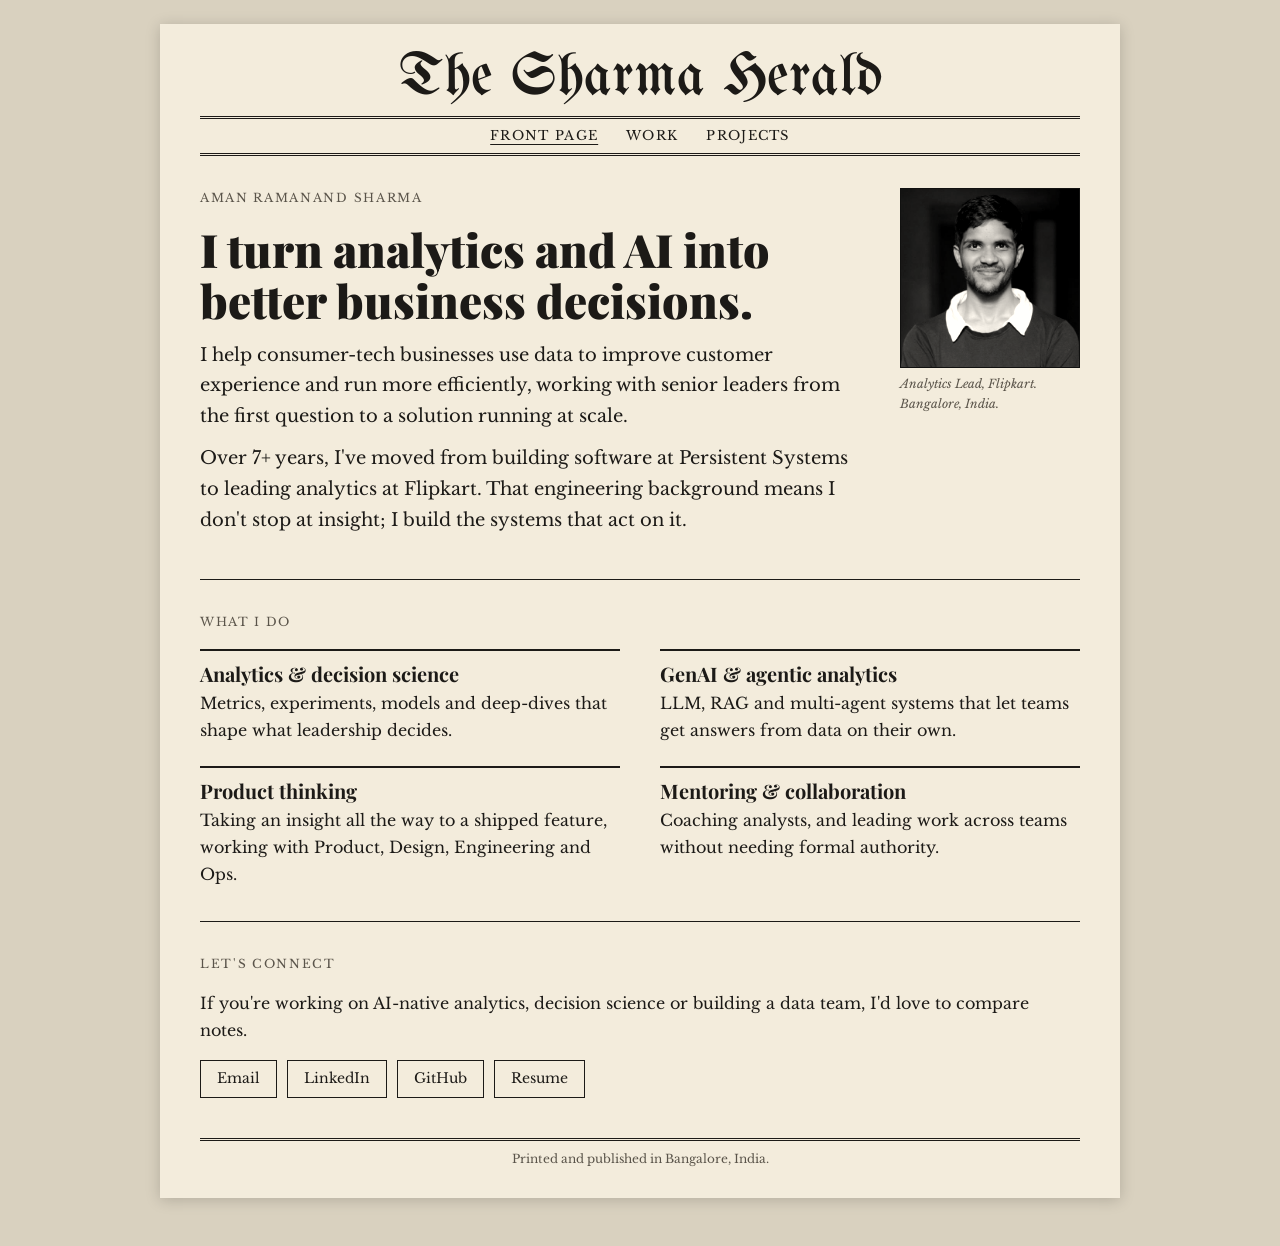
<file: index.html>
<!DOCTYPE html>
<html lang="en">
<head>
<meta charset="utf-8">
<meta name="viewport" content="width=device-width, initial-scale=1">
<title>Aman Ramanand Sharma | Analytics &amp; AI</title>
<meta name="description" content="I turn analytics and AI into better business decisions. Analytics Lead at Flipkart, Bangalore.">
<meta name="author" content="Aman Ramanand Sharma">
<link rel="canonical" href="https://amanramanandsharma.github.io/">
<meta property="og:type" content="website">
<meta property="og:url" content="https://amanramanandsharma.github.io/">
<meta property="og:title" content="Aman Ramanand Sharma | Analytics &amp; AI">
<meta property="og:description" content="I turn analytics and AI into better business decisions.">
<meta property="og:locale" content="en_IN">
<meta name="twitter:card" content="summary">
<meta name="theme-color" content="#f3ecdc">
<link rel="icon" type="image/png" sizes="32x32" href="assets/img/favicon_io/favicon-32x32.png">
<link rel="icon" type="image/png" sizes="16x16" href="assets/img/favicon_io/favicon-16x16.png">
<link rel="apple-touch-icon" sizes="180x180" href="assets/img/favicon_io/apple-touch-icon.png">
<link rel="preconnect" href="https://fonts.googleapis.com">
<link rel="preconnect" href="https://fonts.gstatic.com" crossorigin>
<link href="https://fonts.googleapis.com/css2?family=UnifrakturMaguntia&family=Playfair+Display:wght@700;900&family=Libre+Baskerville:ital@0;1&display=swap" rel="stylesheet">
<link rel="stylesheet" href="assets/css/style.css">
</head>
<body>
<div class="paper">
  <a class="masthead" href="index.html">The Sharma Herald</a>
  <nav><a href="index.html" aria-current="page">Front page</a><a href="work.html">Work</a><a href="projects.html">Projects</a></nav>

  <section class="band lead">
    <div>
      <p class="label">Aman Ramanand Sharma</p>
      <h1>I turn analytics and AI into better business decisions.</h1>
      <p class="intro">I help consumer-tech businesses use data to improve customer experience and run more efficiently, working with senior leaders from the first question to a solution running at scale.</p>
      <p class="intro">Over 7+ years, I've moved from building software at Persistent Systems to leading analytics at Flipkart. That engineering background means I don't stop at insight; I build the systems that act on it.</p>
    </div>
    <figure>
      <img src="assets/img/profile_aman_github.jpeg" alt="Aman Ramanand Sharma">
      <figcaption>Analytics Lead, Flipkart. Bangalore, India.</figcaption>
    </figure>
  </section>

  <section class="band">
    <p class="label">What I do</p>
    <div class="grid2">
      <div><h2>Analytics &amp; decision science</h2><p>Metrics, experiments, models and deep-dives that shape what leadership decides.</p></div>
      <div><h2>GenAI &amp; agentic analytics</h2><p>LLM, RAG and multi-agent systems that let teams get answers from data on their own.</p></div>
      <div><h2>Product thinking</h2><p>Taking an insight all the way to a shipped feature, working with Product, Design, Engineering and Ops.</p></div>
      <div><h2>Mentoring &amp; collaboration</h2><p>Coaching analysts, and leading work across teams without needing formal authority.</p></div>
    </div>
  </section>

  <section class="band">
    <p class="label">Let's connect</p>
    <p>If you're working on AI-native analytics, decision science or building a data team, I'd love to compare notes.</p>
    <div class="links">
      <a href="mailto:armslive1904@gmail.com">Email</a>
      <a href="https://www.linkedin.com/in/amanrsharma/">LinkedIn</a>
      <a href="https://github.com/amanramanandsharma">GitHub</a>
      <a href="https://drive.google.com/file/d/1G-NKw629K14osxmuJi2aSqHtE6uhgdbL/view?usp=sharing">Resume</a>
    </div>
  </section>

  <div class="footer">Printed and published in Bangalore, India.</div>
</div>
</body>
</html>
</file>
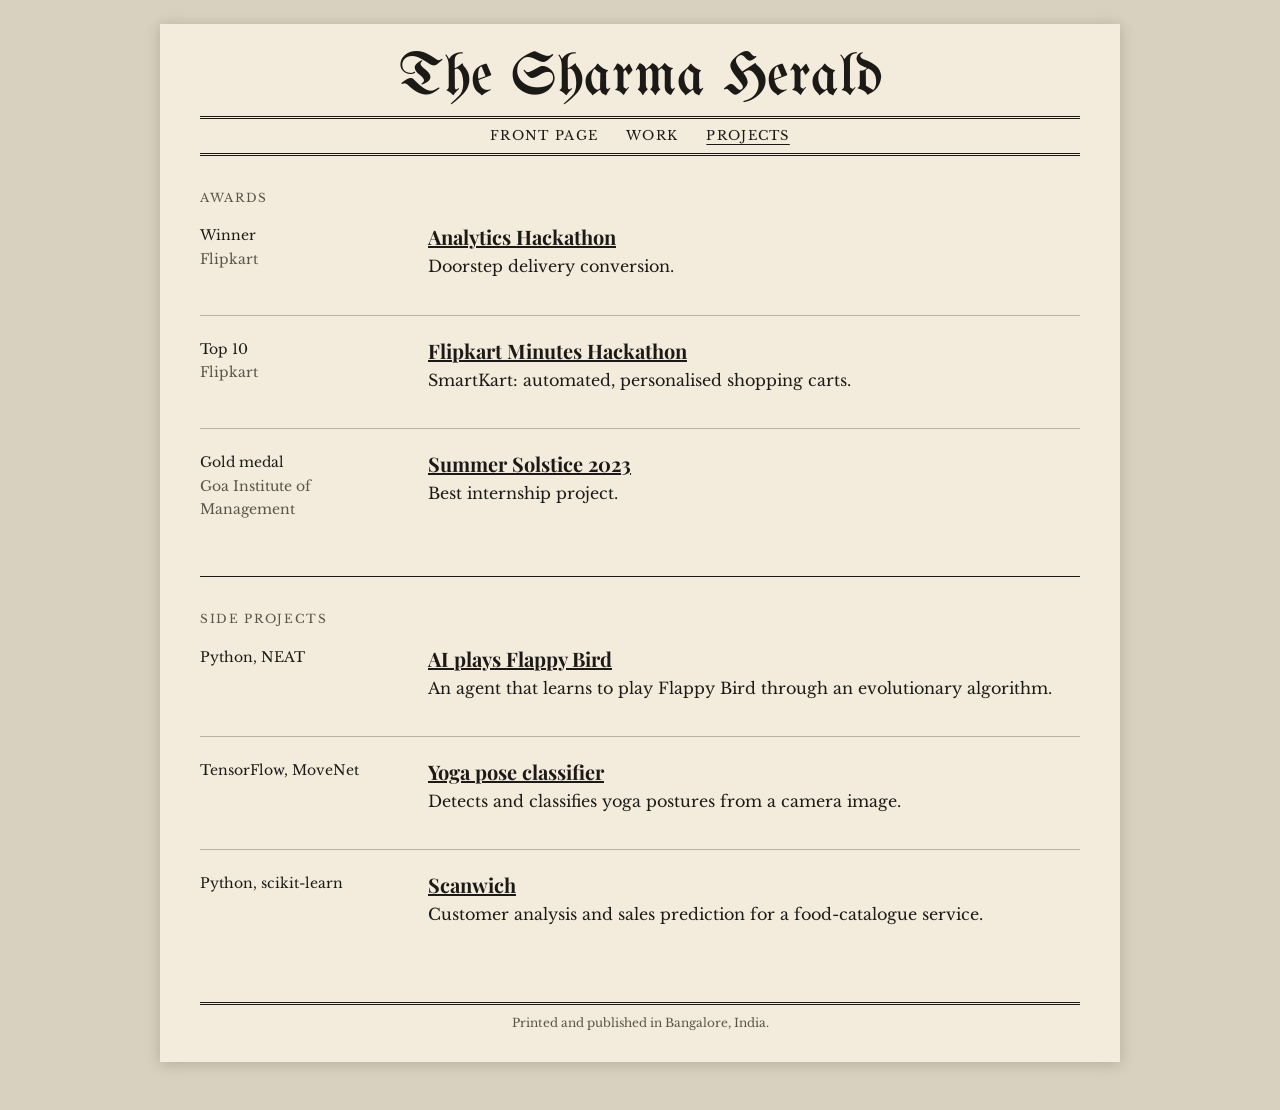
<file: projects.html>
<!DOCTYPE html>
<html lang="en">
<head>
<meta charset="utf-8">
<meta name="viewport" content="width=device-width, initial-scale=1">
<title>Projects · Aman Ramanand Sharma</title>
<link rel="icon" type="image/png" sizes="32x32" href="assets/img/favicon_io/favicon-32x32.png">
<link rel="apple-touch-icon" sizes="180x180" href="assets/img/favicon_io/apple-touch-icon.png">
<link rel="preconnect" href="https://fonts.googleapis.com">
<link rel="preconnect" href="https://fonts.gstatic.com" crossorigin>
<link href="https://fonts.googleapis.com/css2?family=UnifrakturMaguntia&family=Playfair+Display:wght@700;900&family=Libre+Baskerville:ital@0;1&display=swap" rel="stylesheet">
<link rel="stylesheet" href="assets/css/style.css">
</head>
<body>
<div class="paper">
  <a class="masthead" href="index.html">The Sharma Herald</a>
  <nav><a href="index.html">Front page</a><a href="work.html">Work</a><a href="projects.html" aria-current="page">Projects</a></nav>

  <section class="band">
    <p class="label">Awards</p>
    <div class="entry">
      <div class="side"><b>Winner</b>Flipkart</div>
      <div><h2><a href="https://www.linkedin.com/feed/update/urn:li:activity:7101802079068856320">Analytics Hackathon</a></h2><p>Doorstep delivery conversion.</p></div>
    </div>
    <div class="entry">
      <div class="side"><b>Top 10</b>Flipkart</div>
      <div><h2><a href="https://medium.com/@armslive1904/smartkart-as-every-minute-counts-to-a-customer-55f926129ae9">Flipkart Minutes Hackathon</a></h2><p>SmartKart: automated, personalised shopping carts.</p></div>
    </div>
    <div class="entry">
      <div class="side"><b>Gold medal</b>Goa Institute of Management</div>
      <div><h2><a href="https://www.linkedin.com/feed/update/urn:li:activity:7036582812564500480/">Summer Solstice 2023</a></h2><p>Best internship project.</p></div>
    </div>
  </section>

  <section class="band">
    <p class="label">Side projects</p>
    <div class="entry">
      <div class="side"><b>Python, NEAT</b></div>
      <div><h2><a href="https://github.com/amanramanandsharma/flappy-bird-neat">AI plays Flappy Bird</a></h2><p>An agent that learns to play Flappy Bird through an evolutionary algorithm.</p></div>
    </div>
    <div class="entry">
      <div class="side"><b>TensorFlow, MoveNet</b></div>
      <div><h2><a href="https://github.com/amanramanandsharma/yoga-pose-classifier">Yoga pose classifier</a></h2><p>Detects and classifies yoga postures from a camera image.</p></div>
    </div>
    <div class="entry">
      <div class="side"><b>Python, scikit-learn</b></div>
      <div><h2><a href="https://github.com/amanramanandsharma/scanwich-anlysis">Scanwich</a></h2><p>Customer analysis and sales prediction for a food-catalogue service.</p></div>
    </div>
  </section>

  <div class="footer">Printed and published in Bangalore, India.</div>
</div>
</body>
</html>
</file>
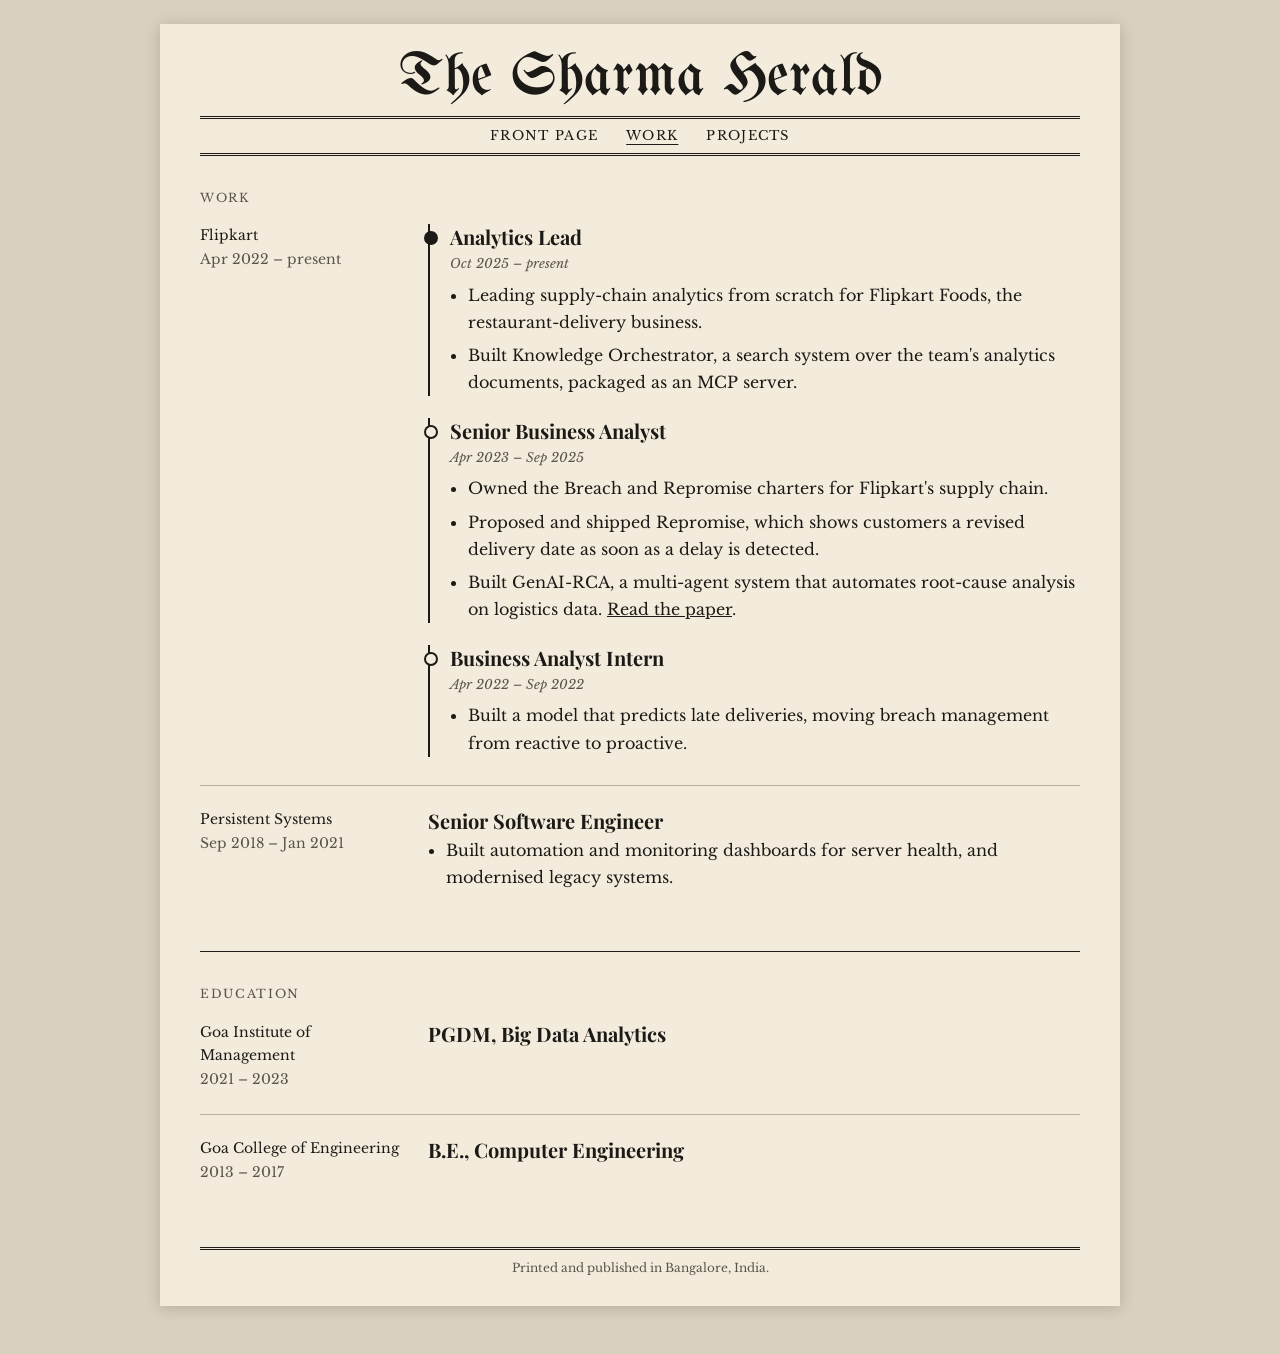
<file: work.html>
<!DOCTYPE html>
<html lang="en">
<head>
<meta charset="utf-8">
<meta name="viewport" content="width=device-width, initial-scale=1">
<title>Work · Aman Ramanand Sharma</title>
<link rel="icon" type="image/png" sizes="32x32" href="assets/img/favicon_io/favicon-32x32.png">
<link rel="apple-touch-icon" sizes="180x180" href="assets/img/favicon_io/apple-touch-icon.png">
<link rel="preconnect" href="https://fonts.googleapis.com">
<link rel="preconnect" href="https://fonts.gstatic.com" crossorigin>
<link href="https://fonts.googleapis.com/css2?family=UnifrakturMaguntia&family=Playfair+Display:wght@700;900&family=Libre+Baskerville:ital@0;1&display=swap" rel="stylesheet">
<link rel="stylesheet" href="assets/css/style.css">
</head>
<body>
<div class="paper">
  <a class="masthead" href="index.html">The Sharma Herald</a>
  <nav><a href="index.html">Front page</a><a href="work.html" aria-current="page">Work</a><a href="projects.html">Projects</a></nav>

  <section class="band">
    <p class="label">Work</p>

    <div class="entry">
      <div class="side"><b>Flipkart</b>Apr 2022 – present</div>
      <div>
        <div class="role">
          <h2>Analytics Lead</h2>
          <p class="when">Oct 2025 – present</p>
          <ul>
            <li>Leading supply-chain analytics from scratch for Flipkart Foods, the restaurant-delivery business.</li>
            <li>Built Knowledge Orchestrator, a search system over the team's analytics documents, packaged as an MCP server.</li>
          </ul>
        </div>
        <div class="role">
          <h2>Senior Business Analyst</h2>
          <p class="when">Apr 2023 – Sep 2025</p>
          <ul>
            <li>Owned the Breach and Repromise charters for Flipkart's supply chain.</li>
            <li>Proposed and shipped Repromise, which shows customers a revised delivery date as soon as a delay is detected.</li>
            <li>Built GenAI-RCA, a multi-agent system that automates root-cause analysis on logistics data. <a href="https://drive.google.com/file/d/1Tk92-f9PFl68GG74J-wRCyiMGl_HZher/view">Read the paper</a>.</li>
          </ul>
        </div>
        <div class="role">
          <h2>Business Analyst Intern</h2>
          <p class="when">Apr 2022 – Sep 2022</p>
          <ul>
            <li>Built a model that predicts late deliveries, moving breach management from reactive to proactive.</li>
          </ul>
        </div>
      </div>
    </div>

    <div class="entry">
      <div class="side"><b>Persistent Systems</b>Sep 2018 – Jan 2021</div>
      <div>
        <h2>Senior Software Engineer</h2>
        <ul>
          <li>Built automation and monitoring dashboards for server health, and modernised legacy systems.</li>
        </ul>
      </div>
    </div>
  </section>

  <section class="band">
    <p class="label">Education</p>
    <div class="entry">
      <div class="side"><b>Goa Institute of Management</b>2021 – 2023</div>
      <div><h2>PGDM, Big Data Analytics</h2></div>
    </div>
    <div class="entry">
      <div class="side"><b>Goa College of Engineering</b>2013 – 2017</div>
      <div><h2>B.E., Computer Engineering</h2></div>
    </div>
  </section>

  <div class="footer">Printed and published in Bangalore, India.</div>
</div>
</body>
</html>
</file>
<file: assets/css/style.css>
/* Retro newspaper: one short page per topic. */
:root { --paper:#f3ecdc; --ink:#1c1a17; --soft:#5a544a; --rule:#b9b0a0; }
* { box-sizing:border-box; }
body {
  margin:0; padding:24px 16px 48px; background:#d9d1bf; color:var(--ink);
  font:16px/1.7 "Libre Baskerville", Georgia, serif;
}
.paper { max-width:960px; margin:0 auto; background:var(--paper); padding:24px 40px 28px; box-shadow:0 2px 14px rgba(0,0,0,.18); }
a { color:var(--ink); }

.masthead { display:block; text-align:center; font:clamp(36px,6vw,60px)/1 "UnifrakturMaguntia", serif; margin:0 0 8px; text-decoration:none; }
nav {
  display:flex; justify-content:center; gap:28px;
  border-top:3px double var(--ink); border-bottom:3px double var(--ink);
  padding:6px 0; font-size:13px; text-transform:uppercase; letter-spacing:.1em;
}
nav a { text-decoration:none; }
nav a:hover, nav a[aria-current] { text-decoration:underline; text-underline-offset:4px; }

.label { font-size:12px; text-transform:uppercase; letter-spacing:.14em; margin:0 0 16px; color:var(--soft); }
.band { padding:32px 0; border-bottom:1px solid var(--ink); }
.band:last-of-type { border-bottom:0; }
h1 { font:900 clamp(30px,4.6vw,46px)/1.1 "Playfair Display", serif; margin:0 0 14px; }
h2 { font:700 20px/1.25 "Playfair Display", serif; margin:0 0 4px; }
p { margin:0 0 12px; }
.when { font-size:13px; font-style:italic; color:var(--soft); margin:0 0 10px; }

/* Front page */
.lead { display:grid; grid-template-columns:1fr 180px; gap:36px; align-items:start; }
.lead figure { margin:0; }
.lead img { width:100%; display:block; filter:grayscale(1) contrast(1.1) sepia(.15); border:1px solid var(--ink); }
.lead figcaption { font-size:12px; font-style:italic; color:var(--soft); margin-top:6px; }
.lead .intro { font-size:18px; }

.two { display:grid; grid-template-columns:1fr 1fr; }
.two > div { padding-right:28px; }
.two > div + div { padding:0 0 0 28px; border-left:1px solid var(--rule); }

.grid2 { display:grid; grid-template-columns:1fr 1fr; gap:22px 40px; }
.grid2 > div { border-top:2px solid var(--ink); padding-top:10px; }
.grid2 p { margin:0; }

.links { display:flex; flex-wrap:wrap; gap:10px; margin-top:16px; }
.links a {
  text-decoration:none; border:1px solid var(--ink); padding:6px 16px; font-size:14px;
}
.links a:hover { background:var(--ink); color:var(--paper); }

/* Lists of entries (work, projects) */
.entry { display:grid; grid-template-columns:200px 1fr; gap:28px; padding:22px 0; border-top:1px solid var(--rule); }
.entry:first-of-type { border-top:0; padding-top:0; }
.entry .side { font-size:14px; color:var(--soft); }
.entry .side b { display:block; color:var(--ink); font-weight:400; }
.entry ul { margin:0; padding-left:18px; }
.entry li { margin:0 0 6px; }
.role { position:relative; padding-left:20px; border-left:2px solid var(--ink); }
.role + .role { margin-top:22px; }
.role:before { content:""; position:absolute; left:-6px; top:7px; width:10px; height:10px; border-radius:50%; background:var(--paper); border:2px solid var(--ink); }
.role:first-child:before { background:var(--ink); }
.role .when { margin-bottom:6px; }

.footer { margin-top:8px; padding-top:8px; border-top:3px double var(--ink); text-align:center; font-size:12px; color:var(--soft); }

@media (max-width:680px) {
  body { padding:0; background:var(--paper); }
  .paper { padding:18px 16px 24px; box-shadow:none; }
  nav { gap:18px; }
  .lead { grid-template-columns:1fr; gap:18px; }
  .lead figure { order:-1; max-width:140px; margin:0; }
  .two, .grid2 { grid-template-columns:1fr; }
  .two > div { padding:0 0 18px; }
  .two > div + div { padding:18px 0 0; border-left:0; border-top:1px solid var(--rule); }
  .entry { grid-template-columns:1fr; gap:6px; }
}
</file>
